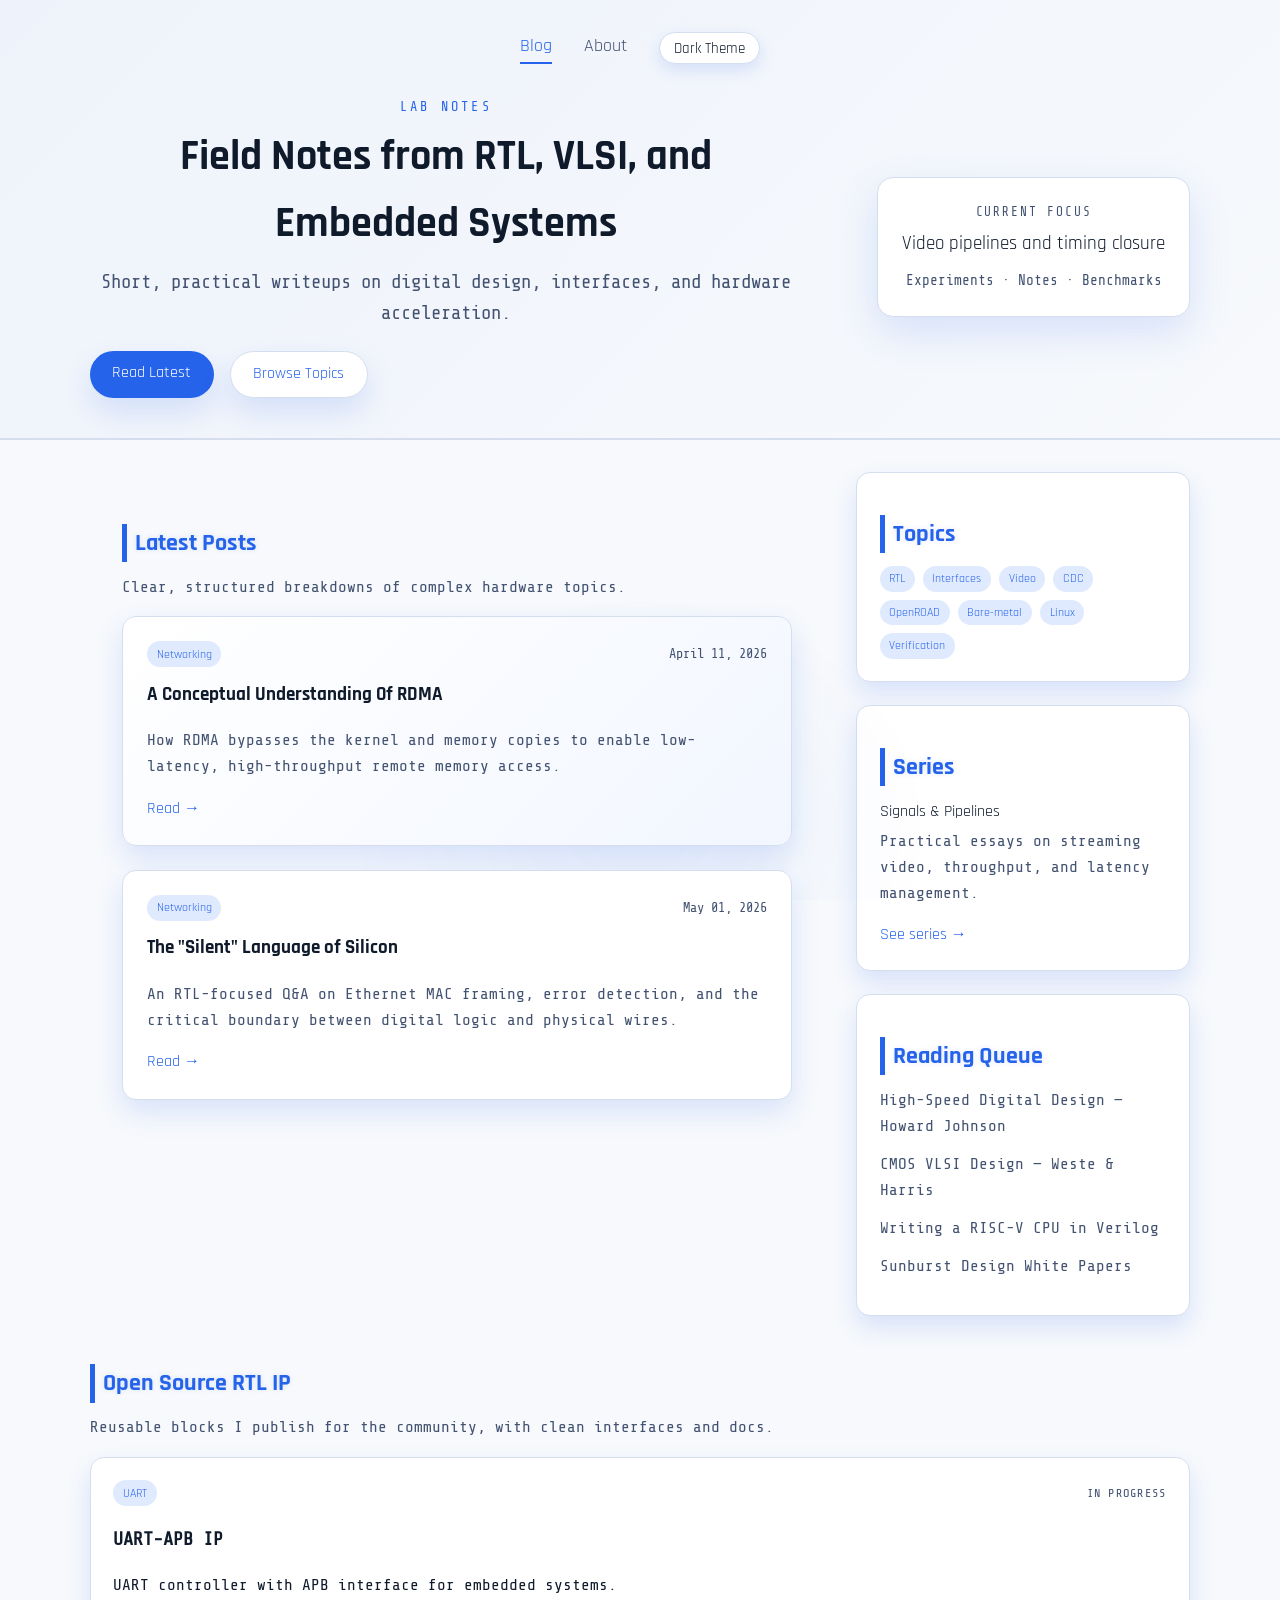
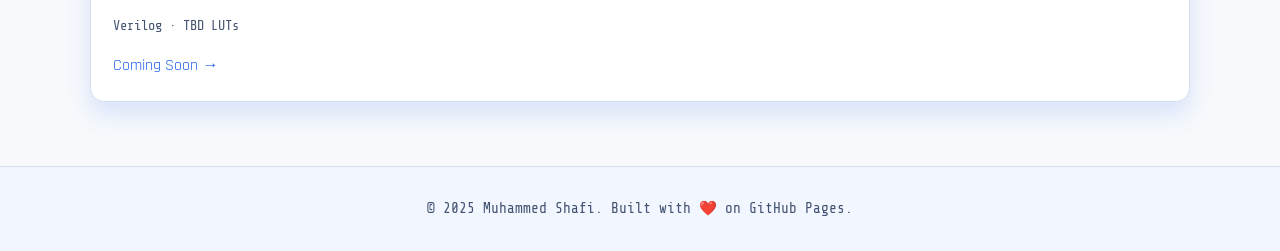
<file: index.html>
<!DOCTYPE html>
<html lang="en">
<head>
  <meta charset="UTF-8">
  <meta name="viewport" content="width=device-width, initial-scale=1.0">
  <title>Blog | Muhammed Shafi</title>
  <link rel="stylesheet" href="styles.css">
</head>
<body>
  <header class="blog-header">
    <nav class="navbar">
      <a href="index.html" class="active">Blog</a>
      <a href="about.html">About</a>
      <button class="theme-toggle" type="button" aria-pressed="false">
        Dark Theme
      </button>
    </nav>

    <div class="blog-hero">
      <div class="blog-hero-text">
        <p class="blog-kicker">Lab Notes</p>
        <h1>Field Notes from RTL, VLSI, and Embedded Systems</h1>
        <p class="blog-subtitle">
          Short, practical writeups on digital design, interfaces, and hardware acceleration.
        </p>
        <div class="blog-hero-actions">
          <a class="blog-cta" href="#latest">Read Latest</a>
          <a class="blog-cta ghost" href="#topics">Browse Topics</a>
        </div>
      </div>
      <div class="blog-hero-panel">
        <div class="signal-card">
          <p class="signal-title">Current Focus</p>
          <p class="signal-highlight">Video pipelines and timing closure</p>
          <p class="signal-meta">Experiments · Notes · Benchmarks</p>
        </div>
      </div>
    </div>
  </header>

  <main class="blog-main" id="latest">
    <section class="blog-feed">
      <div class="blog-section-title">
        <h2>Latest Posts</h2>
        <p>Clear, structured breakdowns of complex hardware topics.</p>
      </div>

      <article class="blog-card featured">
        <div class="blog-card-header">
          <span class="chip-tag">Networking</span>
          <span class="blog-date">April 11, 2026</span>
        </div>
        <h3>A Conceptual Understanding Of RDMA</h3>
        <p>How RDMA bypasses the kernel and memory copies to enable low-latency, high-throughput remote memory access.</p>
        <a href="rdma.html" class="blog-link">Read →</a>
        <img
          class="blog-thumb"
          src="images/rdma/rdma_basic_arch.png"
          alt="RDMA architecture diagram"
        >
      </article>

      <div class="blog-card-grid">
        <article class="blog-card">
          <div class="blog-card-header">
            <span class="chip-tag">Networking</span>
            <span class="blog-date">May 01, 2026</span>
          </div>
          <h3>The "Silent" Language of Silicon</h3>
          <p>An RTL-focused Q&A on Ethernet MAC framing, error detection, and the critical boundary between digital logic and physical wires.</p>
          <a href="ethernet.html" class="blog-link">Read →</a>
        <img
          class="blog-thumb"
          src="images/EthernetSchematic.png"
          alt="RDMA architecture diagram"
        >
        </article>
      </div>
    </section>

    <aside class="blog-sidebar" id="topics">
      <div class="sidebar-card">
        <h2>Topics</h2>
        <div class="tag-grid">
          <span class="chip-tag">RTL</span>
          <span class="chip-tag">Interfaces</span>
          <span class="chip-tag">Video</span>
          <span class="chip-tag">CDC</span>
          <span class="chip-tag">OpenROAD</span>
          <span class="chip-tag">Bare-metal</span>
          <span class="chip-tag">Linux</span>
          <span class="chip-tag">Verification</span>
        </div>
      </div>

      <div class="sidebar-card">
        <h2>Series</h2>
        <p class="series-title">Signals & Pipelines</p>
        <p class="series-description">
          Practical essays on streaming video, throughput, and latency management.
        </p>
        <a href="signals-pipelines.html" class="blog-link">See series →</a>
      </div>

      <div class="sidebar-card">
        <h2>Reading Queue</h2>
        <p class="queue-item">High-Speed Digital Design — Howard Johnson</p>
        <p class="queue-item">CMOS VLSI Design — Weste & Harris</p>
        <p class="queue-item">Writing a RISC-V CPU in Verilog</p>
        <p class="queue-item">Sunburst Design White Papers</p>
      </div>
    </aside>
  </main>

  <section class="rtl-showcase">
    <div class="blog-section-title">
      <h2>Open Source RTL IP</h2>
      <p>Reusable blocks I publish for the community, with clean interfaces and docs.</p>
    </div>
    <div class="rtl-grid">
      <article class="rtl-card">
        <div class="rtl-card-header">
          <span class="chip-tag">UART</span>
          <span class="rtl-status">In Progress</span>
        </div>
        <h3>UART-APB IP</h3>
        <p>UART controller with APB interface for embedded systems.</p>
        <div class="rtl-meta">Verilog · TBD LUTs</div>
        <a href="#" class="blog-link">Coming Soon →</a>
      </article>
    </div>
  </section>

  <footer>
    <p>© 2025 Muhammed Shafi. Built with ❤️ on GitHub Pages.</p>
  </footer>

  <script src="script.js"></script>
  <script data-goatcounter="https://mohamedshafi.goatcounter.com/count"
        async src="//gc.zgo.at/count.js"></script>
</body>
</html>
</file>
<file: styles.css>
/* Fonts */
@import url('https://fonts.googleapis.com/css2?family=Share+Tech+Mono&family=Rajdhani:wght@500&display=swap');

/* Theme tokens */
:root {
  color-scheme: light;
  --bg: #f7f9fc;
  --bg-strong: #eef3fb;
  --surface: #ffffff;
  --surface-alt: #f2f6ff;
  --text: #0f1a2b;
  --text-muted: #425270;
  --accent: #2563eb;
  --accent-soft: #e0eaff;
  --border: #d5deef;
  --shadow: rgba(37, 99, 235, 0.15);
  --grid: rgba(37, 99, 235, 0.07);
}

[data-theme="dark"] {
  color-scheme: dark;
  --bg: #0a1324;
  --bg-strong: #0f1f3a;
  --surface: #0f223f;
  --surface-alt: #0c1b33;
  --text: #e6eefc;
  --text-muted: #9db3d8;
  --accent: #58a6ff;
  --accent-soft: #1a3156;
  --border: #193258;
  --shadow: rgba(88, 166, 255, 0.28);
  --grid: rgba(88, 166, 255, 0.08);
}

/* Base styles */
body {
  margin: 0;
  font-family: 'Share Tech Mono', monospace;
  background: var(--bg);
  color: var(--text);
  line-height: 1.6;
  overflow-x: hidden;
  position: relative;
  transition: background 0.4s ease, color 0.4s ease;
}

/* Ambient background */
body::before {
  content: "";
  position: fixed;
  inset: 0;
  background:
    radial-gradient(700px 420px at 12% 8%, rgba(37, 99, 235, 0.08), transparent 60%),
    radial-gradient(600px 380px at 88% 18%, rgba(88, 166, 255, 0.10), transparent 55%),
    radial-gradient(520px 420px at 50% 92%, rgba(37, 99, 235, 0.06), transparent 60%);
  opacity: 0.7;
  pointer-events: none;
  z-index: 0;
}

[data-theme="dark"] body::before {
  background:
    radial-gradient(700px 420px at 12% 8%, rgba(88, 166, 255, 0.14), transparent 60%),
    radial-gradient(600px 380px at 88% 18%, rgba(56, 139, 253, 0.12), transparent 55%),
    radial-gradient(520px 420px at 50% 92%, rgba(88, 166, 255, 0.10), transparent 60%);
  opacity: 0.6;
}

/* Header */
header {
  text-align: center;
  padding: 2rem 1rem 3rem 1rem;
  background: linear-gradient(135deg, var(--bg-strong), var(--bg));
  border-bottom: 2px solid var(--border);
  position: relative;
  z-index: 1;
}

/* Navbar */
.navbar {
  display: flex;
  justify-content: center;
  gap: 2rem;
  margin-bottom: 1rem;
  flex-wrap: wrap;
}

.navbar a {
  color: var(--text-muted);
  text-decoration: none;
  font-family: 'Rajdhani', sans-serif;
  font-size: 1.1rem;
  transition: color 0.2s, text-shadow 0.2s;
}

.navbar a:hover {
  color: var(--accent);
  text-shadow: 0 0 8px var(--accent);
}

.navbar .active {
  color: var(--accent);
  border-bottom: 2px solid var(--accent);
  padding-bottom: 2px;
}

/* Theme toggle */
.theme-toggle {
  border: 1px solid var(--border);
  background: var(--surface);
  color: var(--text);
  font-family: 'Rajdhani', sans-serif;
  font-size: 0.95rem;
  padding: 0.35rem 0.9rem;
  border-radius: 999px;
  cursor: pointer;
  transition: background 0.2s ease, color 0.2s ease, border-color 0.2s ease, box-shadow 0.2s ease;
  box-shadow: 0 6px 16px var(--shadow);
}

.theme-toggle:hover {
  background: var(--accent-soft);
  border-color: var(--accent);
}

.theme-toggle:focus-visible {
  outline: 2px solid var(--accent);
  outline-offset: 3px;
}

/* Chip logo */
.chip-logo {
  width: 90px;
  margin-bottom: 1rem;
  filter: drop-shadow(0 0 10px var(--shadow));
  animation: pulse 3s infinite alternate;
}

@keyframes pulse {
  from { filter: drop-shadow(0 0 5px var(--shadow)); }
  to { filter: drop-shadow(0 0 18px var(--shadow)); }
}

/* Header text */
header h1 {
  font-family: 'Rajdhani', sans-serif;
  font-size: 2.8rem;
  color: var(--accent);
  margin: 0.5rem 0;
  text-shadow: 0 0 10px var(--shadow));
}

header p {
  font-size: 1.2rem;
  color: var(--text-muted);
}

/* Sections */
section {
  max-width: 1000px;
  margin: 1rem auto;
  padding: 1rem 2rem;
  position: relative;
  z-index: 1;
}

h2 {
  font-family: 'Rajdhani', sans-serif;
  border-left: 5px solid var(--accent);
  padding-left: 0.5rem;
  margin-bottom: 0.8rem;
  color: var(--accent);
  text-shadow: 0 0 5px var(--shadow);
}

/* About Me section */
.about-me {
  display: flex;
  justify-content: center;
  margin: 2rem auto;
  padding: 1rem;
}

.about-card {
  background: var(--surface);
  border: 1px solid var(--border);
  border-radius: 12px;
  padding: 2rem 1.5rem;
  max-width: 700px;
  width: 100%;
  text-align: center;
  box-shadow: 0 16px 40px var(--shadow);
}

.about-card .photo-holder {
  width: 140px;
  height: 140px;
  margin: 0 auto 1.5rem auto;
  border-radius: 50%;
  overflow: hidden;
  border: 2px solid var(--accent);
  box-shadow: 0 0 10px var(--shadow);
}

.about-card .photo-holder img {
  width: 100%;
  height: 100%;
  object-fit: cover;
}

.about-card .bio h2 {
  font-family: 'Rajdhani', sans-serif;
  color: var(--accent);
  margin-bottom: 1rem;
}

.about-card .bio p {
  color: var(--text);
  line-height: 1.6;
  margin-bottom: 1rem;
  font-size: 1rem;
}

/* Lists */
ul { list-style: none; padding: 0; }
li {
  margin: 0.5rem 0;
  padding-left: 1.2rem;
  position: relative;
}
li::before {
  content: "▸";
  position: absolute;
  left: 0;
  color: var(--accent);
  font-weight: bold;
}

/* Projects */
.projects-grid {
    display: grid;
    grid-template-columns: repeat(auto-fit, minmax(250px, 1fr));
    gap: 1.5rem;
  }
  
.card {
    display: flex;
    flex-direction: column;
    justify-content: space-between;
    background: var(--surface);
    padding: 1.2rem;
    border-radius: 8px;
    border: 1px solid var(--border);
    box-shadow: 0 10px 20px var(--shadow);
    transition: transform 0.2s, box-shadow 0.3s, border-color 0.3s;
    min-height: 200px;
  }


.card:hover {
  transform: translateY(-5px);
  box-shadow: 0 16px 32px var(--shadow);
  border-color: var(--accent);
}

.card h3 {
  color: var(--accent);
  margin-top: 0;
  text-shadow: 0 0 5px var(--shadow);
}

/* Blog links */
.blog-links li {
  margin: 1rem 0;
}

.blog-links a {
  color: var(--accent);
  text-decoration: none;
  font-size: 1.1rem;
  transition: color 0.2s, text-shadow 0.2s;
}

.blog-links a:hover {
  color: var(--accent);
  text-shadow: 0 0 8px var(--accent);
}

/* Books section */
.books-grid {
    display: grid;
    grid-template-columns: repeat(auto-fit, minmax(150px, 1fr));
    gap: 1.5rem;
    align-items: start;
  }
  
.book-card {
    display: flex;
    flex-direction: column;
    align-items: center;
    background: var(--surface);
    border: 1px solid var(--border);
    border-radius: 8px;
    padding: 1rem;
    text-align: center;
    box-shadow: 0 10px 20px var(--shadow);
    transition: transform 0.2s, box-shadow 0.3s, border-color 0.3s;
    min-height: 250px;
  }
  
  .book-card img {
    width: 100px;
    height: 140px;
    object-fit: cover;
    margin-bottom: 0.8rem;
    border-radius: 4px;
  }


.book-card:hover {
    transform: translateY(-5px);
    box-shadow: 0 16px 32px var(--shadow);
    border-color: var(--accent);
  }

/* Contact links */
.links a {
  color: var(--accent);
  text-decoration: none;
  margin-right: 1rem;
  transition: color 0.2s, text-shadow 0.2s;
}

.links a:hover {
  color: var(--accent);
  text-shadow: 0 0 8px var(--accent);
}

/* Footer */
footer {
  text-align: center;
  padding: 1rem;
  background: var(--surface-alt);
  color: var(--text-muted);
  border-top: 1px solid var(--border);
  font-size: 0.9rem;
  position: relative;
  z-index: 1;
}

/* Responsive tweaks */
@media (max-width: 768px) {
  .projects, .books {
    grid-template-columns: repeat(auto-fit, minmax(200px, 1fr));
  }
  section {
    padding: 1rem 1rem;
  }
}


/* Lectures section */
.lectures-grid {
  display: grid;
  grid-template-columns: repeat(auto-fit, minmax(250px, 1fr));
  gap: 1.5rem;
}

.lecture-card {
  display: flex;
  flex-direction: column;
  background: var(--surface);
  padding: 1.5rem;
  border-radius: 8px;
  border: 1px solid var(--border);
  box-shadow: 0 10px 20px var(--shadow);
  transition: transform 0.2s, box-shadow 0.3s, border-color 0.3s;
  min-height: 180px;
}

.lecture-card:hover {
  transform: translateY(-5px);
  box-shadow: 0 16px 32px var(--shadow);
  border-color: var(--accent);
}

.lecture-icon {
  font-size: 2.5rem;
  margin-bottom: 0.8rem;
}

.lecture-card h3 {
  color: var(--accent);
  margin: 0.5rem 0;
  font-size: 1.2rem;
  text-shadow: 0 0 5px var(--shadow);
}

.lecture-card p {
  color: var(--text-muted);
  font-size: 0.95rem;
  flex-grow: 1;
  margin-bottom: 1rem;
}

.lecture-card a {
  color: var(--accent);
  text-decoration: none;
  font-size: 0.9rem;
  align-self: flex-start;
  transition: color 0.2s, text-shadow 0.2s;
}

.lecture-card a:hover {
  color: var(--accent);
  text-shadow: 0 0 8px var(--accent);
}

/* Blog page */
.blog-header {
  padding: 2rem 1rem 2.5rem 1rem;
  background: linear-gradient(135deg, var(--bg-strong), var(--bg));
  border-bottom: 2px solid var(--border);
  position: relative;
  z-index: 1;
}

.blog-hero {
  max-width: 1100px;
  margin: 2rem auto 0 auto;
  display: grid;
  grid-template-columns: minmax(0, 2fr) minmax(0, 1fr);
  gap: 2rem;
  align-items: center;
}

.blog-hero-text h1 {
  font-family: 'Rajdhani', sans-serif;
  font-size: 2.6rem;
  color: var(--text);
  margin: 0.4rem 0 0.6rem 0;
}

.blog-kicker {
  text-transform: uppercase;
  letter-spacing: 0.2rem;
  font-size: 0.85rem;
  color: var(--accent);
  margin: 0;
}

.blog-subtitle {
  color: var(--text-muted);
  margin: 0 0 1.4rem 0;
}

.blog-hero-actions {
  display: flex;
  gap: 1rem;
  flex-wrap: wrap;
}

.blog-cta {
  background: var(--accent);
  color: #ffffff;
  text-decoration: none;
  padding: 0.6rem 1.4rem;
  border-radius: 999px;
  font-family: 'Rajdhani', sans-serif;
  box-shadow: 0 14px 30px var(--shadow);
  transition: transform 0.2s ease, box-shadow 0.2s ease;
}

.blog-cta:hover {
  transform: translateY(-2px);
  box-shadow: 0 18px 36px var(--shadow);
}

.blog-cta.ghost {
  background: var(--surface);
  color: var(--accent);
  border: 1px solid var(--border);
}

.blog-hero-panel {
  display: flex;
  justify-content: flex-end;
}

@media (max-width: 900px) {
  .blog-hero {
    grid-template-columns: 1fr;
  }

  .blog-hero-panel {
    justify-content: center;
  }

  .signal-card {
    margin: 0 auto;
  }
}

@media (max-width: 900px) {
  .blog-hero-actions {
    justify-content: center;
  }

  .blog-cta {
    display: inline-block;
    text-align: center;
  }
}

.signal-card {
  background: var(--surface);
  border: 1px solid var(--border);
  border-radius: 16px;
  padding: 1.5rem;
  box-shadow: 0 16px 40px var(--shadow);
  max-width: 320px;
}

.signal-title {
  margin: 0 0 0.4rem 0;
  color: var(--text-muted);
  text-transform: uppercase;
  font-size: 0.8rem;
  letter-spacing: 0.12rem;
}

.signal-highlight {
  margin: 0 0 0.6rem 0;
  font-family: 'Rajdhani', sans-serif;
  font-size: 1.2rem;
  color: var(--text);
}

.signal-meta {
  margin: 0;
  color: var(--text-muted);
  font-size: 0.9rem;
}

.blog-main {
  max-width: 1100px;
  margin: 2rem auto 3rem auto;
  padding: 0 2rem;
  display: grid;
  grid-template-columns: minmax(0, 2.2fr) minmax(0, 1fr);
  gap: 2rem;
}

/* Article page: single column, no sidebar */
.blog-main.article-page {
  grid-template-columns: 1fr;
  max-width: 860px;
}

.blog-section-title p {
  color: var(--text-muted);
  margin-top: 0.3rem;
}

.blog-card {
  background: var(--surface);
  border: 1px solid var(--border);
  border-radius: 14px;
  padding: 1.5rem;
  box-shadow: 0 12px 28px var(--shadow);
  transition: transform 0.2s ease, box-shadow 0.2s ease, border-color 0.2s ease;
  position: relative;
  overflow: hidden;
}

.blog-card:hover {
  transform: translateY(-4px);
  box-shadow: 0 18px 36px var(--shadow);
  border-color: var(--accent);
}

.blog-card.featured {
  margin-bottom: 1.5rem;
  background: linear-gradient(135deg, var(--surface), var(--surface-alt));
}

.blog-card-grid {
  display: grid;
  grid-template-columns: repeat(auto-fit, minmax(240px, 1fr));
  gap: 1.2rem;
}

.blog-card-header {
  display: flex;
  justify-content: space-between;
  align-items: center;
  margin-bottom: 0.8rem;
  color: var(--text-muted);
  font-size: 0.85rem;
}

.chip-tag {
  background: var(--accent-soft);
  color: var(--accent);
  padding: 0.2rem 0.6rem;
  border-radius: 999px;
  font-size: 0.75rem;
  font-family: 'Rajdhani', sans-serif;
}

.blog-date {
  color: var(--text-muted);
}

.blog-card h3 {
  margin-top: 0;
  color: var(--text);
  font-family: 'Rajdhani', sans-serif;
}

.blog-card p {
  color: var(--text-muted);
}

.blog-thumb {
  position: absolute;
  right: 1rem;
  bottom: 1rem;
  width: 140px;
  height: 92px;
  object-fit: cover;
  border-radius: 10px;
  opacity: 0;
  transform: translateY(8px);
  transition: opacity 0.25s ease, transform 0.25s ease;
  box-shadow: 0 10px 24px var(--shadow);
  pointer-events: none;
}

.blog-card:hover .blog-thumb {
  opacity: 1;
  transform: translateY(0);
}

.blog-card.featured .blog-thumb {
  width: 170px;
  height: 110px;
}

.blog-link {
  color: var(--accent);
  text-decoration: none;
  font-family: 'Rajdhani', sans-serif;
}

.blog-link:hover {
  text-shadow: 0 0 8px var(--accent);
}

.blog-sidebar {
  display: flex;
  flex-direction: column;
  gap: 1.4rem;
}

.sidebar-card {
  background: var(--surface);
  border: 1px solid var(--border);
  border-radius: 14px;
  padding: 1.4rem;
  box-shadow: 0 12px 24px var(--shadow);
}

.tag-grid {
  display: flex;
  flex-wrap: wrap;
  gap: 0.5rem;
}

.series-title {
  margin: 0.6rem 0 0.3rem 0;
  font-family: 'Rajdhani', sans-serif;
  color: var(--text);
}

.series-description {
  margin: 0 0 1rem 0;
  color: var(--text-muted);
}

.queue-item {
  margin: 0 0 0.8rem 0;
  color: var(--text-muted);
}

/* Blog post article body */
.blog-post {
  /* Ensure text never overflows the article column */
  min-width: 0;
  word-wrap: break-word;
  overflow-wrap: break-word;
}

.blog-post p,
.blog-post li,
.blog-post figcaption {
  word-wrap: break-word;
  overflow-wrap: break-word;
  /* Break long unspaced strings (e.g. URLs, code) */
  word-break: break-word;
}

.blog-post .post-section {
  /* Prevent sections from overflowing on narrow screens */
  min-width: 0;
}

.blog-post figure {
  margin: 1.5rem 0;
}

.blog-post img {
  width: 100%;
  height: auto;
  border-radius: 14px;
  box-shadow: 0 12px 28px rgba(0, 0, 0, 0.08);
  display: block;
}

.blog-post figcaption {
  margin-top: 0.5rem;
  color: var(--text-muted);
  font-size: 0.95rem;
  line-height: 1.5;
}

.blog-post .mermaid {
  margin: 1.5rem 0;
  text-align: center;
  background: var(--surface-alt);
  padding: 1rem;
  border-radius: 12px;
  box-shadow: 0 8px 20px var(--shadow);
}

.blog-post .references {
  margin: 1.5rem 0;
  background: var(--surface-alt);
  padding: 1rem;
  border-radius: 12px;
  box-shadow: 0 8px 20px var(--shadow);
}

.blog-post .references summary {
  cursor: pointer;
  font-weight: bold;
  color: var(--accent);
}

.blog-post .references ul {
  margin: 0.5rem 0 0 0;
  padding-left: 1.5rem;
}

.blog-post .references a {
  color: var(--text);
  text-decoration: none;
}

.blog-post .references a:hover {
  text-decoration: underline;
}

.series-chapter {
  margin: 1rem 0;
}

.series-chapter summary {
  cursor: pointer;
  font-weight: bold;
  color: var(--accent);
  margin-bottom: 0.5rem;
}

.chapter-content {
  margin-top: 0.5rem;
}

.chapter-content h4 {
  color: var(--accent);
  margin-top: 1rem;
  margin-bottom: 0.5rem;
}

.chapter-content h5 {
  margin-top: 0.8rem;
  margin-bottom: 0.3rem;
}

.chapter-content ul {
  margin: 0.5rem 0;
  padding-left: 1.5rem;
}

.chapter-content figure {
  margin: 1rem 0;
}

.chapter-content img {
  width: 100%;
  height: auto;
  border-radius: 8px;
}

.chapter-content figcaption {
  margin-top: 0.3rem;
  font-size: 0.85rem;
  color: var(--text-muted);
}

.timing-calculator {
  background: var(--surface-alt);
  padding: 1rem;
  border-radius: 8px;
  margin: 1rem 0;
}

.timing-calculator label {
  display: block;
  margin: 0.5rem 0;
}

.timing-calculator input, .timing-calculator select {
  margin-left: 0.5rem;
  padding: 0.3rem;
  border: 1px solid var(--border);
  border-radius: 4px;
  background: var(--surface);
  color: var(--text);
}

.timing-calculator button {
  margin: 0.5rem 0;
  padding: 0.5rem 1rem;
  background: var(--accent);
  color: white;
  border: none;
  border-radius: 4px;
  cursor: pointer;
}

.timing-calculator button:hover {
  background: var(--accent-soft);
}

#result {
  margin-top: 1rem;
  padding: 0.5rem;
  background: var(--surface);
  border-radius: 4px;
}

/* Table: scroll wrapper for mobile */
.table-scroll-wrapper {
  width: 100%;
  overflow-x: auto;
  -webkit-overflow-scrolling: touch;
  border-radius: 8px;
  box-shadow: 0 4px 12px var(--shadow);
  margin: 1rem 0;
}

.resolution-table {
  width: 100%;
  /* Minimum width so columns don't squash; table scrolls inside wrapper */
  min-width: 700px;
  border-collapse: collapse;
  background: var(--surface);
  border-radius: 8px;
  overflow: hidden;
}

.resolution-table th,
.resolution-table td {
  padding: 0.75rem;
  text-align: left;
  border-bottom: 1px solid var(--border);
  white-space: nowrap;
}

.resolution-table th {
  background: var(--surface-alt);
  color: var(--accent);
  font-weight: bold;
}

.resolution-table tr:last-child td {
  border-bottom: none;
}

.resolution-table tr:hover {
  background: var(--surface-alt);
}

@media (max-width: 900px) {
  .blog-hero {
    grid-template-columns: 1fr;
  }

  .blog-hero-panel {
    justify-content: flex-start;
  }

  .blog-main {
    grid-template-columns: 1fr;
    padding: 0 1rem;
  }
}

@media (max-width: 480px) {
  .blog-main {
    padding: 0 0.75rem;
  }

  .blog-post .post-section {
    padding: 0;
  }
}

/* RTL IP showcase */
.rtl-showcase {
  max-width: 1100px;
  margin: 1rem auto 4rem auto;
  padding: 0 2rem;
  position: relative;
  z-index: 1;
}

.rtl-grid {
  display: grid;
  grid-template-columns: repeat(auto-fit, minmax(240px, 1fr));
  gap: 1.2rem;
}

.rtl-card {
  background: var(--surface);
  border: 1px solid var(--border);
  border-radius: 14px;
  padding: 1.4rem;
  box-shadow: 0 12px 24px var(--shadow);
  transition: transform 0.2s ease, box-shadow 0.2s ease, border-color 0.2s ease;
}

.rtl-card:hover {
  transform: translateY(-4px);
  box-shadow: 0 18px 34px var(--shadow);
  border-color: var(--accent);
}

.rtl-card-header {
  display: flex;
  justify-content: space-between;
  align-items: center;
  margin-bottom: 0.8rem;
}

.rtl-status {
  font-size: 0.75rem;
  color: var(--text-muted);
  text-transform: uppercase;
  letter-spacing: 0.08rem;
}

.rtl-meta {
  margin: 0.8rem 0 1rem 0;
  color: var(--text-muted);
  font-size: 0.85rem;
}
</file>
